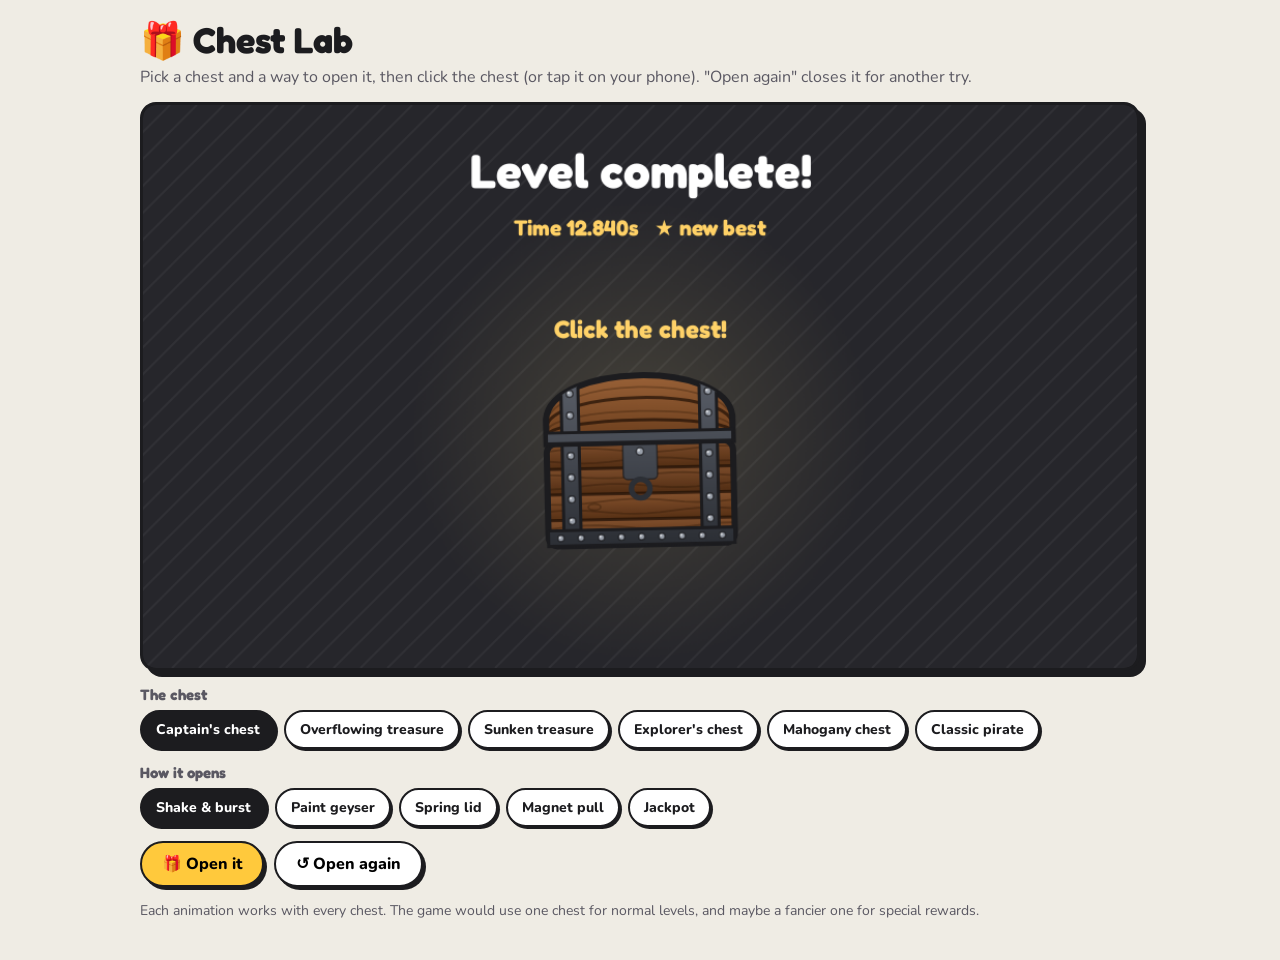
<file: chests.html>
<!doctype html>
<html lang="en">
<head>
<meta charset="utf-8">
<meta name="viewport" content="width=device-width, initial-scale=1">
<title>Chest Lab</title>
<link href="https://fonts.googleapis.com/css2?family=Fredoka:wght@600;700&family=Nunito:wght@600;800&display=swap" rel="stylesheet">
<style>
  /* A preview page: try each chest look with each way to open it. */
  :root { --paper: #efece4; --ink: #1c1c1f; --ink-2: #5a5862; --gold: #e8a400; color-scheme: light; }
  html, body { margin: 0; background: var(--paper); color: var(--ink); font-family: Nunito, ui-rounded, system-ui, sans-serif; }
  .wrap { max-width: 1000px; margin: 0 auto; padding: 18px 16px 40px; display: grid; gap: 14px; }
  h1 { font: 700 clamp(26px, 4vw, 36px) Fredoka, ui-rounded, sans-serif; margin: 0; }
  header p { margin: 4px 0 0; color: var(--ink-2); }
  .stage { border: 3px solid var(--ink); border-radius: 16px; overflow: hidden; box-shadow: 6px 6px 0 var(--ink); background: #111; }
  canvas { display: block; width: 100%; aspect-ratio: 960 / 544; cursor: pointer; touch-action: manipulation; }
  .row { display: grid; gap: 6px; }
  .row h2 { margin: 0; font: 700 15px Fredoka, sans-serif; color: var(--ink-2); }
  .opts { display: flex; flex-wrap: wrap; gap: 8px; }
  .opts button { font: 800 14px Nunito, sans-serif; padding: 8px 14px; border: 2px solid var(--ink); border-radius: 999px; background: #fff; color: var(--ink); cursor: pointer; box-shadow: 2px 2px 0 var(--ink); }
  .opts button[aria-pressed="true"] { background: var(--ink); color: #fff; }
  .opts button:focus-visible { outline: 3px solid #2f7bff; outline-offset: 2px; }
  .go { display: flex; gap: 10px; flex-wrap: wrap; }
  .go button { font: 800 16px Nunito, sans-serif; padding: 10px 20px; border: 2px solid var(--ink); border-radius: 999px; background: #ffc93c; cursor: pointer; box-shadow: 3px 3px 0 var(--ink); }
  .go button.alt { background: #fff; }
  .note { color: var(--ink-2); font-size: 14px; margin: 0; }
</style>
</head>
<body>
<div class="wrap">
  <header>
    <h1>🎁 Chest Lab</h1>
    <p>Pick a chest and a way to open it, then click the chest (or tap it on your phone). "Open again" closes it for another try.</p>
  </header>
  <div class="stage"><canvas id="c" width="960" height="544" aria-label="The level-complete screen with a reward chest"></canvas></div>
  <div class="row"><h2>The chest</h2><div class="opts" id="looks"></div></div>
  <div class="row"><h2>How it opens</h2><div class="opts" id="anims"></div></div>
  <div class="go"><button id="open">🎁 Open it</button><button id="again" class="alt">↺ Open again</button></div>
  <p class="note">Each animation works with every chest. The game would use one chest for normal levels, and maybe a fancier one for special rewards.</p>
</div>
<script src="chest.js?v=3"></script>
<script>
const c = document.getElementById('c'), g = c.getContext('2d');
const W = 960, H = 544;
let look = 'captain', anim = 'burst', ch;
function reset() { ch = Chest.make({ look, anim, total: 150, x: W / 2, y: 345, counter: { x: W / 2 - 108, y: 220 } }); }
function buttons(el, map, get, set) {
  el.innerHTML = Object.entries(map).map(([k, name]) => `<button data-k="${k}" aria-pressed="${k === get()}">${name}</button>`).join('');
  el.addEventListener('click', (e) => {
    const b = e.target.closest('button'); if (!b) return;
    set(b.dataset.k); el.querySelectorAll('button').forEach((x) => x.setAttribute('aria-pressed', String(x === b)));
    reset();
  });
}
buttons(document.getElementById('looks'), Chest.LOOKS, () => look, (k) => { look = k; });
buttons(document.getElementById('anims'), Chest.ANIMS, () => anim, (k) => { anim = k; });
document.getElementById('open').onclick = () => Chest.open(ch);
document.getElementById('again').onclick = () => reset();
c.addEventListener('click', () => (ch.done ? reset() : Chest.open(ch)));
reset();

function text(s, x, y, size, col, weight = 800) {
  g.font = `${weight} ${size}px Fredoka, ui-rounded, system-ui, sans-serif`; g.textAlign = 'center'; g.textBaseline = 'middle'; g.fillStyle = col; g.fillText(s, x, y);
}
let last = performance.now();
function frame(now) {
  const dt = Math.min(0.05, (now - last) / 1000); last = now;
  Chest.step(ch, dt);
  // a level-complete screen like the game's
  g.fillStyle = '#26262b'; g.fillRect(0, 0, W, H);
  g.strokeStyle = 'rgba(255,255,255,0.05)'; g.lineWidth = 2;
  for (let x = -H; x < W; x += 26) { g.beginPath(); g.moveTo(x, H); g.lineTo(x + H, 0); g.stroke(); }
  text('Level complete!', W / 2, 66, 46, '#fff', 700);
  text('Time 12.840s   ★ new best', W / 2, 120, 21, '#ffd166', 700);
  if (ch.opened) {
    g.save(); g.translate(W / 2 + 20, 218); const p = 1 + (ch.pop || 0) * 0.12; g.scale(p, p);
    text(`+${ch.shown}  Paint Drops`, 0, 0, 30, '#7cc4ff', 700); g.restore();
    Chest.drop(g, W / 2 - 108, 220, 9, '#2f9bff');
  } else text(matchMedia('(pointer: coarse)').matches ? 'Tap the chest!' : 'Click the chest!', W / 2, 218, 24, '#ffd166', 700);
  Chest.draw(g, ch);
  if (ch.done) text('First clear +50  ·  New cans × 3 +75  ·  First level today +25', W / 2, 470, 15, 'rgba(255,255,255,0.7)', 600);
  requestAnimationFrame(frame);
}
document.fonts.load('700 10px Fredoka').finally(() => requestAnimationFrame(frame));
</script>
</body>
</html>
</file>
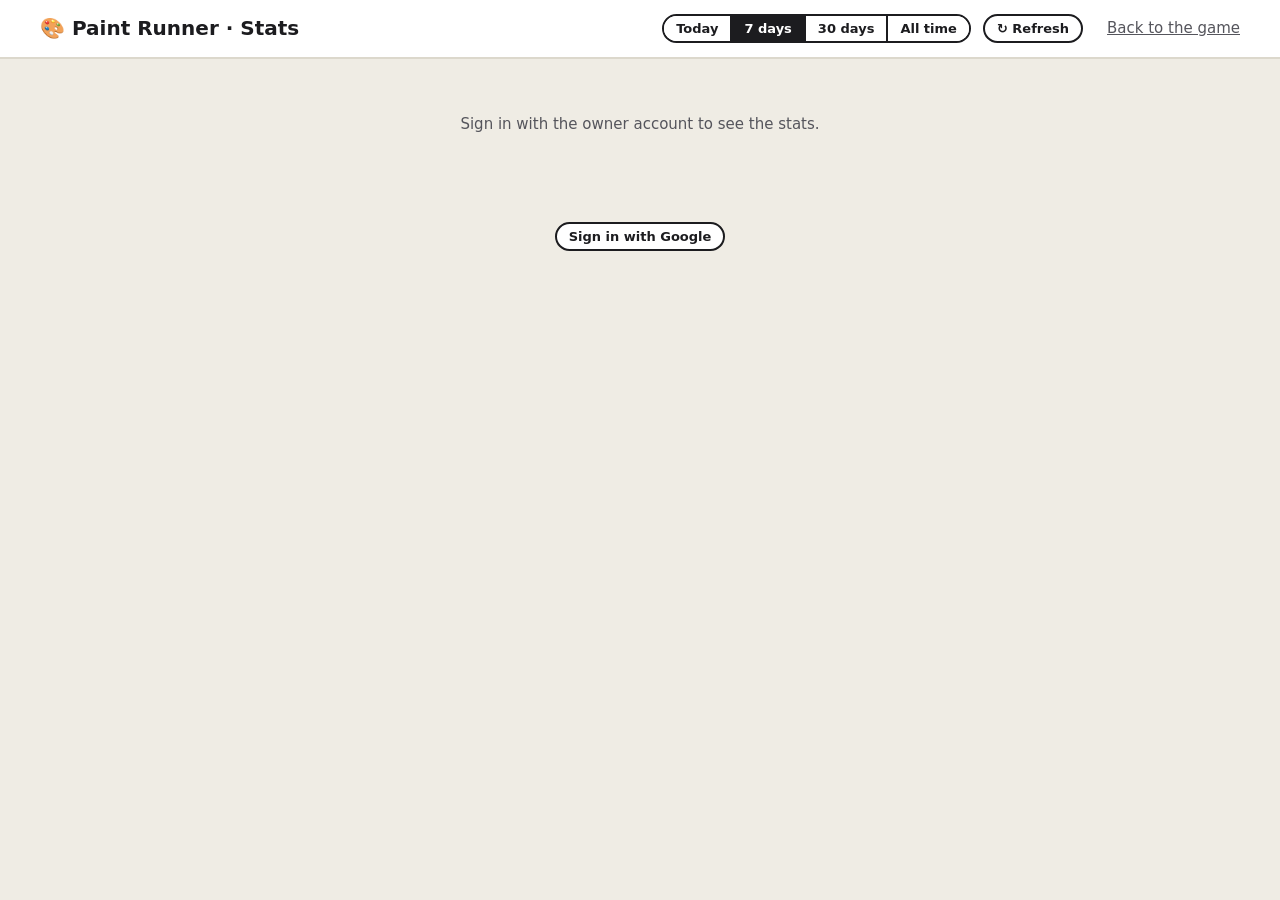
<file: stats.html>
<!doctype html>
<html lang="en">
<head>
  <meta charset="utf-8">
  <meta name="viewport" content="width=device-width, initial-scale=1">
  <title>Paint Runner Stats</title>
  <link rel="icon" href="data:image/svg+xml,<svg xmlns=%22http://www.w3.org/2000/svg%22 viewBox=%220 0 100 100%22><text y=%22.9em%22 font-size=%2290%22>📊</text></svg>">
  <style>
    :root {
      --bg: #efece4; --surface: #ffffff; --surface-2: #f7f5ef; --ink: #1c1c1f; --ink-2: #55555c; --ink-3: #8a8a92;
      --line: #dcd8cc; --grid: #ece9e1; --bar: #2f7bff; --bar-2: #1fc160; --bar-hover: #1a4fb8; --accent: #e8a400;
      --good: #138a4b; --bad: #c42b3a; --chip: #f2efe6;
      --font: ui-rounded, "SF Pro Rounded", "Segoe UI", system-ui, sans-serif;
    }
    @media (prefers-color-scheme: dark) {
      :root {
        --bg: #141418; --surface: #1e1e24; --surface-2: #24242b; --ink: #f1efe9; --ink-2: #b4b2ad; --ink-3: #85838d;
        --line: #34343c; --grid: #2a2a31; --bar: #5b97ff; --bar-2: #3ed883; --bar-hover: #8db6ff; --accent: #ffc93c;
        --good: #5fd394; --bad: #ff7a85; --chip: #2a2a31;
      }
    }
    * { box-sizing: border-box; }
    body { margin: 0; background: var(--bg); color: var(--ink); font: 15px/1.45 var(--font); }
    header {
      display: flex; align-items: center; gap: 12px; flex-wrap: wrap;
      padding: 14px clamp(16px, 4vw, 40px); border-bottom: 2px solid var(--line); background: var(--surface);
      position: sticky; top: 0; z-index: 3;
    }
    header h1 { margin: 0; font-size: 20px; margin-right: auto; }
    header a { color: var(--ink-2); }
    main { padding: 20px clamp(16px, 4vw, 40px) 60px; max-width: 1240px; margin: 0 auto; display: grid; gap: 16px; }
    .btn {
      font: 700 13px var(--font); border: 2px solid var(--ink); border-radius: 999px; background: var(--surface);
      color: var(--ink); padding: 5px 12px; cursor: pointer; display: inline-flex; align-items: center; gap: 6px;
    }
    .btn:disabled { opacity: 0.4; cursor: default; }
    .btn:focus-visible, summary:focus-visible, th button:focus-visible, .range button:focus-visible, input:focus-visible { outline: 3px solid var(--bar); outline-offset: 2px; }
    .range { display: inline-flex; border: 2px solid var(--ink); border-radius: 999px; overflow: hidden; }
    .range button { font: 700 13px var(--font); border: 0; background: var(--surface); color: var(--ink); padding: 5px 12px; cursor: pointer; }
    .range button + button { border-left: 2px solid var(--ink); }
    .range button[aria-pressed="true"] { background: var(--ink); color: var(--surface); }
    .chip { display: inline-flex; align-items: center; gap: 8px; font-weight: 600; }
    .avatar { width: 24px; height: 24px; border-radius: 50%; object-fit: cover; background: var(--line); vertical-align: middle; flex: none; display: inline-block; }

    /* collapsible panes */
    details.pane { background: var(--surface); border: 2px solid var(--line); border-radius: 14px; }
    details.pane > summary {
      list-style: none; cursor: pointer; padding: 14px 16px; display: flex; align-items: baseline; gap: 10px; flex-wrap: wrap;
    }
    details.pane > summary::-webkit-details-marker { display: none; }
    details.pane > summary::before {
      content: '▸'; display: inline-block; transition: transform 0.15s; color: var(--ink-3); width: 12px;
    }
    details.pane[open] > summary::before { transform: rotate(90deg); }
    details.pane > summary h2 { margin: 0; font-size: 17px; }
    details.pane > summary .sub { color: var(--ink-2); font-size: 13px; }
    .pane-body { padding: 0 16px 16px; display: grid; gap: 14px; min-width: 0; }

    .kpis { display: grid; grid-template-columns: repeat(auto-fill, minmax(150px, 1fr)); gap: 10px; }
    .kpi { background: var(--surface-2); border: 1px solid var(--line); border-radius: 12px; padding: 10px 12px; }
    .kpi .v { font-size: 24px; font-weight: 800; font-variant-numeric: tabular-nums; line-height: 1.2; }
    .kpi .l { color: var(--ink-2); font-size: 12.5px; }
    .kpi .d { color: var(--ink-3); font-size: 12px; }

    .charts { display: grid; grid-template-columns: repeat(auto-fit, minmax(320px, 1fr)); gap: 14px; }
    .chart h3 { margin: 0 0 6px; font-size: 14px; }
    .chart svg { width: 100%; height: auto; display: block; overflow: visible; }
    .chart .axis { fill: var(--ink-3); font-size: 17px; font-family: var(--font); }
    .chart .gridline { stroke: var(--grid); stroke-width: 1; }
    .chart .bar { fill: var(--bar); }
    .chart.green .bar { fill: var(--bar-2); }
    .chart g:hover .bar { fill: var(--bar-hover); }
    .chart .hit { fill: transparent; }

    .toolbar { display: flex; gap: 10px; align-items: center; flex-wrap: wrap; }
    .tag { font-size: 11px; font-weight: 700; color: var(--ink-2); border: 1px solid var(--line); border-radius: 999px; padding: 1px 7px; margin-left: 4px; }
    .toolbar input {
      font: 14px var(--font); padding: 6px 10px; border: 2px solid var(--line); border-radius: 10px;
      background: var(--surface); color: var(--ink); min-width: 0; width: min(280px, 100%);
    }
    .table-wrap { overflow-x: auto; }
    table { width: 100%; border-collapse: collapse; font-variant-numeric: tabular-nums; }
    th, td { text-align: left; padding: 7px 9px; border-bottom: 1px solid var(--grid); white-space: nowrap; }
    th { font-size: 11.5px; color: var(--ink-2); font-weight: 700; text-transform: uppercase; letter-spacing: 0.04em; }
    th button { all: unset; cursor: pointer; display: inline-flex; gap: 4px; align-items: center; }
    th button .arrow { color: var(--ink-3); font-size: 10px; }
    td.num, th.num { text-align: right; }
    th.num button { justify-content: flex-end; }
    tr.clickable { cursor: pointer; }
    .caret { display: inline-block; width: 12px; color: var(--muted, #8a8a95); }
    tr.clickable:hover td { background: var(--surface-2); }
    tr.detail td { background: var(--surface-2); white-space: normal; }
    .detail-grid { display: grid; grid-template-columns: repeat(auto-fit, minmax(260px, 1fr)); gap: 14px; padding: 6px 2px; }
    .detail-grid h4 { margin: 0 0 6px; font-size: 13px; }
    .mini td, .mini th { padding: 4px 6px; font-size: 13px; }
    .muted { color: var(--ink-3); }
    .stars { color: var(--accent); }
    .empty, .msg { color: var(--ink-2); padding: 20px 0; text-align: center; }
    .note { color: var(--ink-2); font-size: 13px; margin: 0; }

    .funnel { display: grid; grid-template-columns: minmax(120px, 210px) 1fr; gap: 5px 12px; align-items: center; }
    .funnel .name { font-size: 13px; color: var(--ink-2); overflow: hidden; text-overflow: ellipsis; white-space: nowrap; }
    .funnel .track { position: relative; height: 16px; background: linear-gradient(to right, var(--grid) 1px, transparent 1px) 0 0 / 25% 100%; }
    .funnel .bar { height: 100%; background: var(--bar); border-radius: 0 4px 4px 0; min-width: 2px; }
    .funnel .row { display: contents; }
    .funnel .row:hover .bar { background: var(--bar-hover); }
    .funnel .val { position: absolute; top: 50%; transform: translateY(-50%); font-size: 11.5px; font-weight: 700; color: var(--ink); padding-left: 6px; }
    .pager { display: flex; align-items: center; justify-content: center; gap: 14px; color: var(--ink-2); font-size: 13px; flex-wrap: wrap; }
    #tip {
      position: fixed; pointer-events: none; z-index: 5; background: var(--ink); color: var(--bg);
      font-size: 12.5px; padding: 6px 10px; border-radius: 8px; opacity: 0; transition: opacity 0.08s; white-space: nowrap;
    }
    @media (prefers-reduced-motion: reduce) { details.pane > summary::before { transition: none; } }
  </style>
</head>
<body>
  <header>
    <h1>🎨 Paint Runner · Stats</h1>
    <div class="range" role="group" aria-label="Time range" id="range"></div>
    <button class="btn" id="refresh" title="Load the latest data">↻ Refresh</button>
    <span id="who"></span>
    <a href="./">Back to the game</a>
  </header>
  <main id="app"><p class="msg">Loading…</p></main>
  <div id="tip" role="tooltip"></div>
  <script src="vendor/firebase-app-compat.js"></script>
  <script src="vendor/firebase-auth-compat.js"></script>
  <script src="vendor/firebase-firestore-compat.js"></script>
  <script src="config.js?v=87"></script>
  <script src="cloud.js?v=87"></script>
  <script src="levels.js?v=87"></script>
  <script src="stats.js?v=87"></script>
</body>
</html>
</file>
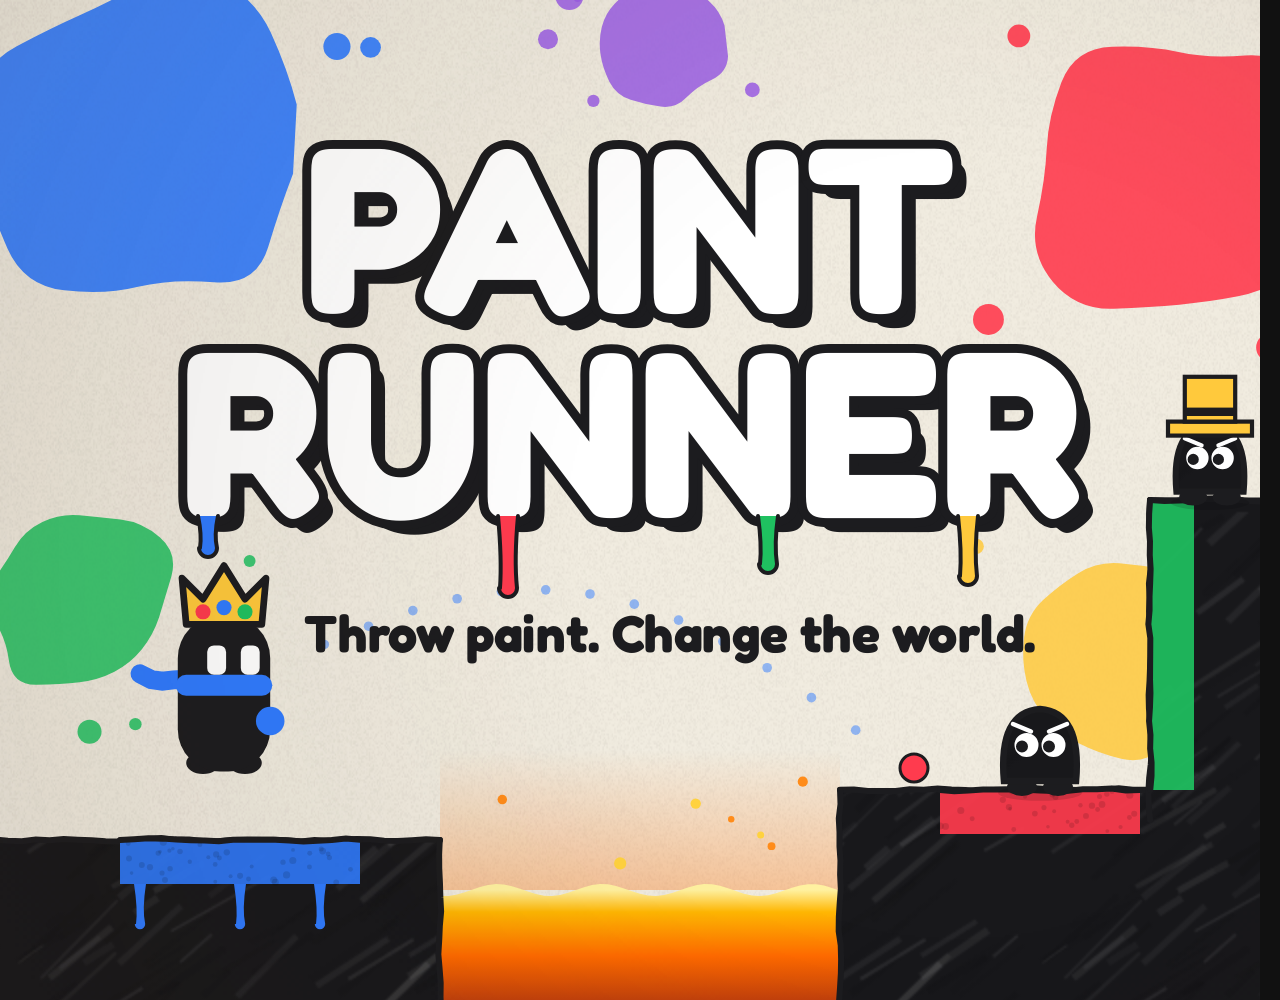
<file: itch/cover.html>
<!doctype html>
<!-- itch.io cover art (630x500, drawn at 2x). Open via a local server and screenshot at 1260x1000. -->
<link href="https://fonts.googleapis.com/css2?family=Fredoka:wght@700&display=swap" rel="stylesheet">
<body style="margin:0;background:#111"><canvas id="c" width="1260" height="1000" style="display:block"></canvas>
<script src="../levels.js"></script><script src="../world.js"></script><script src="../art.js"></script>
<script src="../characters.js"></script><script src="../shop.js"></script>
<script>
const ctx = c.getContext('2d'); ctx.scale(2, 2);
const CW = 630, CH = 500, INK = '#1c1c1f';
const B = '#2f7bff', R = '#ff3b4e', G = '#1fc160', Y = '#ffc93c', P = '#9b5de5';
const hash = (a, b) => { let h = (a * 374761393 + b * 668265263) | 0; h = (h ^ (h >>> 13)) * 1274126177; return ((h ^ (h >>> 16)) >>> 0) / 4294967295; };
function splotch(x, y, r, col, seed, alpha = 1) {
  const pts = []; for (let a = 0; a < 14; a++) { const ang = a / 14 * Math.PI * 2, rr = r * (0.72 + 0.28 * hash(a, seed)); pts.push([x + Math.cos(ang) * rr, y + Math.sin(ang) * rr]); }
  ctx.globalAlpha = alpha; ctx.fillStyle = col; ctx.beginPath();
  pts.forEach(([px, py], i) => { const [nx, ny] = pts[(i + 1) % pts.length]; const mx = (px + nx) / 2, my = (py + ny) / 2; i ? ctx.quadraticCurveTo(px, py, mx, my) : ctx.moveTo(mx, my); });
  ctx.closePath(); ctx.fill();
  for (let k = 0; k < 6; k++) { const a = hash(k, seed) * 6.28, d = r * (1.1 + hash(seed, k) * 0.5); ctx.beginPath(); ctx.arc(x + Math.cos(a) * d, y + Math.sin(a) * d, 2 + hash(k * 3, seed) * 6, 0, 7); ctx.fill(); }
  ctx.globalAlpha = 1;
}
document.fonts.load('900 10px Fredoka').finally(draw);
function draw() {
  ctx.drawImage(ART.plainPaper(), 0, 0, CW, CH);
  // big watercolor splotches
  splotch(70, 70, 95, B, 3, 0.9); splotch(590, 90, 85, R, 7, 0.9); splotch(560, 330, 60, Y, 11, 0.85); splotch(40, 300, 55, G, 5, 0.85); splotch(330, 20, 40, P, 9, 0.85);
  // ground: an ink island, lava, another island
  const ink = ART.inkPattern(ctx);
  const block = (x, y, w, h) => { ctx.fillStyle = ink; ctx.fillRect(x, y, w, h); ctx.strokeStyle = INK; ctx.lineCap = 'round';
    ART.inkLine(ctx, x, y, x + w, y, x | 0, 0.9, 3, 0); ART.inkLine(ctx, x, y, x, y + h, (x | 0) + 1, 0.9, 3, 0); ART.inkLine(ctx, x + w, y, x + w, y + h, (x | 0) + 2, 0.9, 3, 0); };
  // lava pool
  const ly = 445, lg = ctx.createLinearGradient(0, ly, 0, CH); lg.addColorStop(0, '#fff1a0'); lg.addColorStop(0.2, '#ffb703'); lg.addColorStop(0.6, '#ff6a00'); lg.addColorStop(1, '#c2410c');
  const glow = ctx.createLinearGradient(0, ly - 70, 0, ly); glow.addColorStop(0, 'rgba(255,120,20,0)'); glow.addColorStop(1, 'rgba(255,120,20,0.35)');
  ctx.fillStyle = glow; ctx.fillRect(220, ly - 70, 200, 70);
  ctx.fillStyle = lg; ctx.beginPath(); ctx.moveTo(220, CH); for (let x = 220; x <= 420; x += 4) ctx.lineTo(x, ly + Math.sin(x * 0.12) * 3); ctx.lineTo(420, CH); ctx.fill();
  for (let k = 0; k < 7; k++) { ctx.fillStyle = k % 2 ? '#ffd23f' : '#ff8c1a'; ctx.beginPath(); ctx.arc(235 + hash(k, 1) * 170, ly - 10 - hash(1, k) * 50, 1.6 + hash(k, k) * 1.5, 0, 7); ctx.fill(); }
  block(-10, 420, 230, 100); block(420, 395, 230, 120);
  // painted tops
  const paintTop = (x, y, w, col) => { ctx.fillStyle = col; ctx.globalAlpha = 0.92; ctx.fillRect(x, y, w, 22); ctx.globalAlpha = 1;
    ctx.fillStyle = 'rgba(0,0,0,0.12)'; for (let k = 0; k < w / 3; k++) { ctx.beginPath(); ctx.arc(x + hash(k, w) * w, y + hash(w, k) * 22, 0.8 + hash(k, 2), 0, 7); ctx.fill(); }
    ctx.strokeStyle = INK; ART.inkLine(ctx, x, y, x + w, y, w | 0, 0.9, 3, 0); };
  paintTop(60, 420, 120, B); paintTop(470, 395, 100, R);
  // tall painted pillar on the right, green
  block(575, 250, 60, 160); ctx.fillStyle = G; ctx.globalAlpha = 0.92; ctx.fillRect(575, 250, 22, 145); ctx.globalAlpha = 1;
  ctx.strokeStyle = INK; ART.inkLine(ctx, 575, 250, 575, 395, 9, 0.9, 3, 0); ART.inkLine(ctx, 575, 250, 640, 250, 10, 0.9, 3, 0);
  // drips under the blue
  ctx.fillStyle = B; for (const dx of [70, 120, 160]) { ctx.beginPath(); ctx.moveTo(dx - 3, 442); ctx.quadraticCurveTo(dx - 1, 455, dx - 2, 462); ctx.arc(dx, 462, 2.6, Math.PI, 0, true); ctx.quadraticCurveTo(dx + 1, 455, dx + 3, 442); ctx.fill(); }
  // monsters
  const inky = (x, y, s, hat) => {
    ctx.save(); ctx.translate(x, y); ctx.scale(s, s);
    ART.shadow(ctx, 0, 0, 14);
    ctx.fillStyle = INK; ctx.beginPath(); ctx.ellipse(-6, -1, 5, 3, 0, 0, 7); ctx.ellipse(6, -1, 5, 3, 0, 0, 7); ctx.fill();
    ctx.beginPath(); ctx.moveTo(-12, -3); ctx.quadraticCurveTo(-14, -26, 0, -27); ctx.quadraticCurveTo(14, -26, 12, -3); ctx.closePath(); ctx.fillStyle = ink; ctx.fill(); ctx.strokeStyle = INK; ctx.lineWidth = 2.2; ctx.stroke();
    ctx.fillStyle = '#fff'; ctx.beginPath(); ctx.arc(-4.5, -15, 4, 0, 7); ctx.arc(4.5, -15, 4, 0, 7); ctx.fill();
    ctx.fillStyle = INK; ctx.beginPath(); ctx.arc(-6, -14.5, 2, 0, 7); ctx.arc(3, -14.5, 2, 0, 7); ctx.fill();
    ctx.strokeStyle = '#fff'; ctx.lineWidth = 1.5; ctx.beginPath(); ctx.moveTo(-9, -22); ctx.lineTo(-3, -19.5); ctx.moveTo(9, -22); ctx.lineTo(3, -19.5); ctx.stroke();
    if (hat) { ctx.fillStyle = hat; ctx.strokeStyle = INK; ctx.lineWidth = 1.5; ctx.fillRect(-15, -28, 30, 5); ctx.strokeRect(-15, -28, 30, 5); ctx.fillRect(-9, -44, 18, 16); ctx.strokeRect(-9, -44, 18, 16); ctx.fillStyle = INK; ctx.fillRect(-9, -33, 18, 3); }
    ctx.restore();
  };
  inky(520, 395, 1.5, null); inky(605, 250, 1.4, Y);
  // paint arc from the hero
  const hx = 112, hy = 372;
  ctx.fillStyle = 'rgba(47,123,255,0.5)';
  for (let k = 1; k < 14; k++) { const t = k / 14, x = hx + 28 + t * 310, y = hy - 40 - Math.sin(t * Math.PI) * 60 + t * 50; ctx.beginPath(); ctx.arc(x, y, 2.4, 0, 7); ctx.fill(); }
  ctx.fillStyle = R; ctx.strokeStyle = INK; ctx.lineWidth = 1.5; ctx.beginPath(); ctx.arc(hx + 345, hy + 12, 7, 0, 7); ctx.fill(); ctx.stroke();
  // hero mid-jump
  ctx.save(); ctx.translate(hx, hy + 20);
  SHOP.drawHero(ctx, CHARACTERS[0], { s: 2.1, col: B, t: 0.4, run: 1.2, moving: 1, air: true, face: 1, squash: 1 }, { hat: 'crown' });
  ctx.restore();
  // title
  ctx.textAlign = 'center'; ctx.textBaseline = 'middle';
  for (const [word, y, size] of [['PAINT', 120, 118], ['RUNNER', 222, 118]]) {
    ctx.font = `700 ${size}px Fredoka, ui-rounded, sans-serif`;
    ctx.fillStyle = INK; for (let o = 1; o <= 7; o++) ctx.fillText(word, CW / 2 + o, y + o);
    ctx.lineWidth = 9; ctx.strokeStyle = INK; ctx.lineJoin = 'round'; ctx.strokeText(word, CW / 2, y);
    ctx.fillStyle = '#fff'; ctx.fillText(word, CW / 2, y);
  }
  // paint dripping off the title letters
  const drip = (x, y, len, col) => { ctx.fillStyle = col; ctx.strokeStyle = INK; ctx.lineWidth = 2; ctx.beginPath(); ctx.moveTo(x - 5, y); ctx.quadraticCurveTo(x - 3, y + len * 0.6, x - 4, y + len); ctx.arc(x, y + len, 4.5, Math.PI, 0, true); ctx.quadraticCurveTo(x + 3, y + len * 0.6, x + 5, y); ctx.fill(); ctx.stroke(); };
  // centered on letter strokes measured at the baseline: R's left leg, first N's left leg, second N's right leg, last R's left leg
  drip(104, 258, 16, B); drip(254, 258, 36, R); drip(384, 258, 24, G); drip(484, 258, 30, Y);
  ctx.font = '700 26px Fredoka, ui-rounded, sans-serif'; ctx.fillStyle = INK; ctx.fillText('Throw paint. Change the world.', CW / 2 + 20, 318);
  ART.vignette(ctx);
}
</script>
</file>
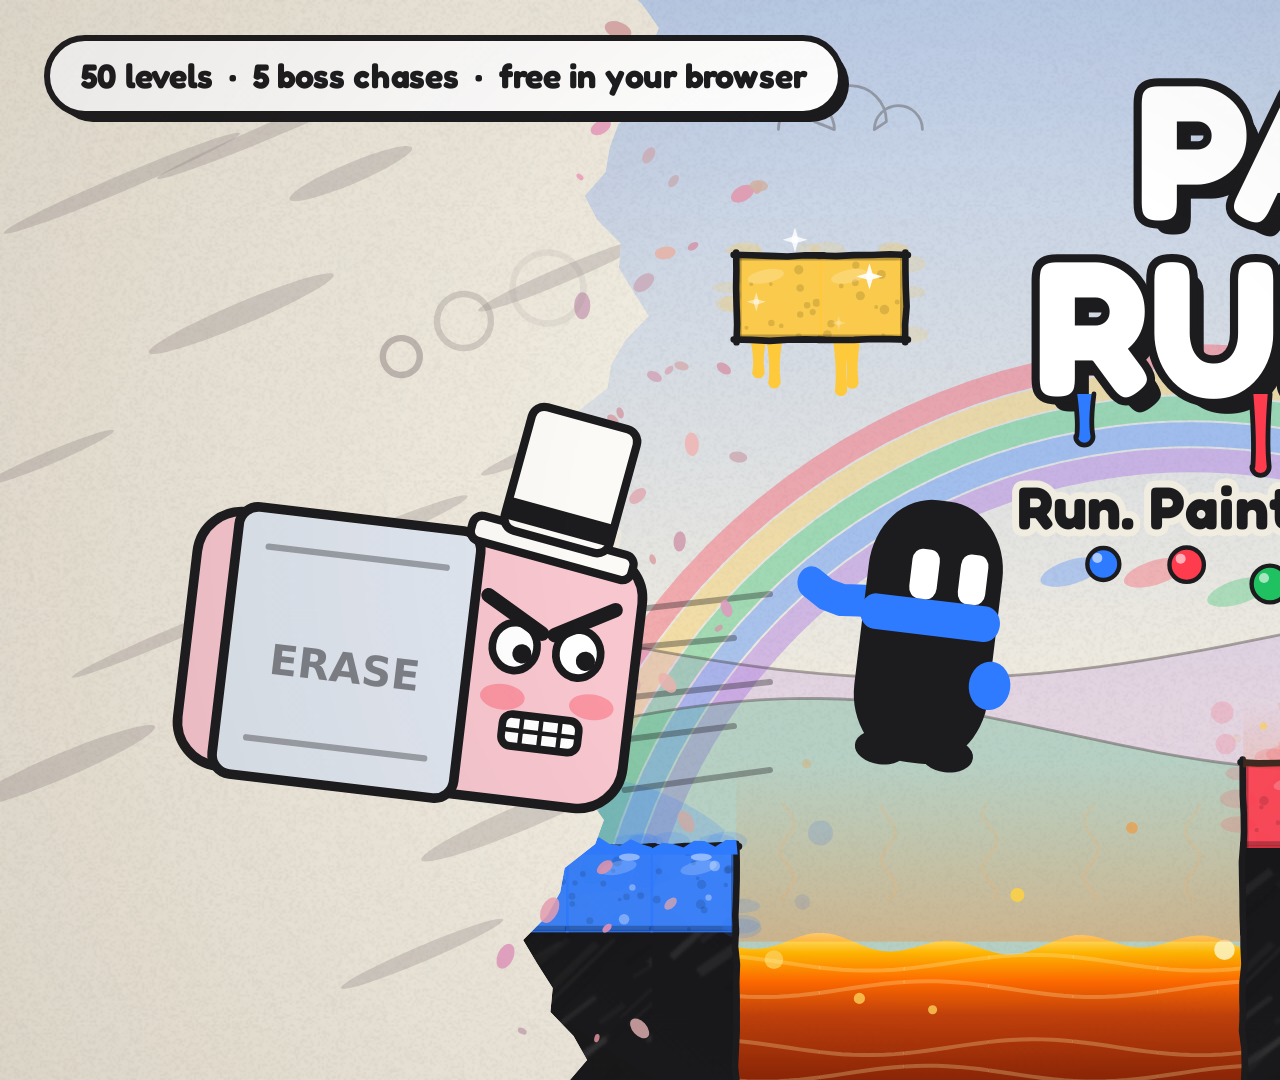
<file: itch/keyart.html>
<!doctype html>
<!-- Key art for posts (Reddit, devlogs). Drawn with the game's own art code.
     Open via a local server: keyart.html (1920x1080) or keyart.html?portrait (1080x1350), and screenshot. -->
<meta charset="utf-8">
<link href="https://fonts.googleapis.com/css2?family=Fredoka:wght@600;700&display=swap" rel="stylesheet">
<body style="margin:0;background:#111"><canvas id="c" style="display:block"></canvas>
<script src="../config.js"></script>
<script src="../levels.js"></script><script src="../world.js"></script><script src="../art.js"></script>
<script src="../characters.js"></script><script src="../shop.js"></script><script src="../story.js"></script>
<script>
const PORTRAIT = /portrait/.test(location.search);
const OUT_W = PORTRAIT ? 1080 : 1920, OUT_H = PORTRAIT ? 1350 : 1080;
const CW = PORTRAIT ? 540 : 960, CH = PORTRAIT ? 675 : 540;            // drawing space (drawn at 2x)
c.width = OUT_W; c.height = OUT_H;
const ctx = c.getContext('2d'); ctx.scale(OUT_W / CW, OUT_H / CH);
const INK = '#1c1c1f', PAPER = '#f1ece0';
const COL = { 1: '#2f7bff', 2: '#ff3b4e', 3: '#1fc160', 4: '#ffc93c', 5: '#9b5de5' };
const [B, R, G, Y, P] = [COL[1], COL[2], COL[3], COL[4], COL[5]];
const hash = (a, b) => { let h = (a * 374761393 + b * 668265263) | 0; h = (h ^ (h >>> 13)) * 1274126177; return ((h ^ (h >>> 16)) >>> 0) / 4294967295; };
const rgba = (hex, a) => { const n = parseInt(hex.slice(1), 16); return `rgba(${(n >> 16) & 255},${(n >> 8) & 255},${n & 255},${a})`; };

// a watercolor splotch with flecks around it
function splotch(x, y, r, col, seed, alpha = 1, sy = 1) {
  const pts = []; for (let a = 0; a < 16; a++) { const ang = a / 16 * Math.PI * 2, rr = r * (0.7 + 0.3 * hash(a, seed)); pts.push([x + Math.cos(ang) * rr, y + Math.sin(ang) * rr * sy]); }
  ctx.globalAlpha = alpha; ctx.fillStyle = col; ctx.beginPath();
  pts.forEach(([px, py], i) => { const [nx, ny] = pts[(i + 1) % pts.length]; const mx = (px + nx) / 2, my = (py + ny) / 2; i ? ctx.quadraticCurveTo(px, py, mx, my) : ctx.moveTo(mx, my); });
  ctx.closePath(); ctx.fill();
  for (let k = 0; k < 7; k++) { const a = hash(k, seed) * 6.28, d = r * (1.1 + hash(seed, k) * 0.6); ctx.beginPath(); ctx.arc(x + Math.cos(a) * d, y + Math.sin(a) * d * sy, 1.5 + hash(k * 3, seed) * 4, 0, 7); ctx.fill(); }
  ctx.globalAlpha = 1;
}
function pencil(pts, a = 0.45, w = 1.4) {
  ctx.strokeStyle = `rgba(60,55,50,${a})`; ctx.lineWidth = w; ctx.lineCap = 'round'; ctx.lineJoin = 'round';
  ctx.beginPath(); pts.forEach(([x, y], i) => (i ? ctx.lineTo(x, y) : ctx.moveTo(x, y))); ctx.stroke();
}

// ---------- a little level, drawn by the game's own tile art ----------
// (tiles, paint and lava in a grid; the game's renderer adds the ink, jelly, vines, glow and sparkles)
function scene(spec) {
  const { cols, rows } = spec;
  const tiles = Array.from({ length: rows }, () => Array(cols).fill('.'));
  const paint = Array.from({ length: rows }, () => Array(cols).fill(0));
  const fill = (c0, c1, r0, r1, ch) => { for (let r = r0; r <= r1; r++) for (let cc = c0; cc <= c1; cc++) tiles[r][cc] = ch; };
  spec.build(fill, (c, r, col) => { paint[r][c] = col; });
  const lava = [];
  for (let r = 0; r < rows; r++) for (let cc = 0; cc < cols; cc++) if (tiles[r][cc] === 'L') lava.push({ c: cc, r, surface: r === 0 || tiles[r - 1][cc] !== 'L' });
  const level = { tiles, paint, rows, cols, w: cols * 32, h: rows * 32, spikes: [], lava };
  return { level, solid: (cc, r) => r < 0 || r >= rows || cc < 0 || cc >= cols ? false : tiles[r][cc] === '#' };
}

function draw() {
  ART.opts.livingPaint = true;
  const S = PORTRAIT ? 1.0 : 1.32;                      // world scale (tiles are 32 * S px)
  const L = PORTRAIT
    ? { cols: 17, rows: 21, ground: 15, pad: [3, 7], lava: [8, 11], plat: [12, 16], platRow: 14, pillar: [14, 15, 8, 13], yellow: null,
        hero: [262, 395, 3.2], erase: 150, eraser: [118, 470, 1.25], title: [270, 92, 74], tag: [270, 196], badge: [270, 640] }
    : { cols: 23, rows: 13, ground: 10, pad: [4, 8], lava: [9, 14], plat: [15, 22], platRow: 9, pillar: [20, 22, 7, 8], yellow: [9, 10, 3],
        hero: [455, 392, 3.3], erase: 318, eraser: [205, 330, 1.6], title: [700, 80, 96], tag: [700, 196], badge: [222, 38] };

  // paper and a full-color watercolor world behind
  ctx.drawImage(ART.plainPaper(), 0, 0, CW, CH);
  const sky = ctx.createLinearGradient(0, 0, 0, CH * 0.65); sky.addColorStop(0, rgba(B, 0.28)); sky.addColorStop(1, rgba(B, 0));
  ctx.fillStyle = sky; ctx.fillRect(0, 0, CW, CH);
  splotch(CW * 0.9, CH * 0.12, 60, Y, 4, 0.55);
  [R, Y, G, B, P].forEach((col, i) => { ctx.strokeStyle = rgba(col, 0.35); ctx.lineWidth = 12; ctx.beginPath(); ctx.arc(CW * 0.62, CH * 0.95, CH * 0.62 - i * 13, Math.PI * 1.08, Math.PI * 1.92); ctx.stroke(); });
  const hill = (base, amp, f, ph, col, a) => { ctx.fillStyle = rgba(col, a); ctx.beginPath(); ctx.moveTo(0, CH); for (let x = 0; x <= CW; x += 10) ctx.lineTo(x, base - Math.sin(x * f + ph) * amp); ctx.lineTo(CW, CH); ctx.fill();
    pencil(Array.from({ length: CW / 10 + 1 }, (_, i) => [i * 10, base - Math.sin(i * 10 * f + ph) * amp]), 0.4, 1.4); };
  hill(CH * 0.58, 26, 0.008, 1, P, 0.16); hill(CH * 0.68, 18, 0.012, 3, G, 0.22);
  // clouds and birds in pencil
  for (const [x, y, s] of [[CW * 0.42, CH * 0.12, 1], [CW * 0.7, CH * 0.27, 0.8]]) { ctx.strokeStyle = 'rgba(60,55,50,0.35)'; ctx.lineWidth = 1.4; ctx.beginPath(); ctx.arc(x, y, 14 * s, Math.PI, 0); ctx.arc(x + 22 * s, y - 4 * s, 18 * s, Math.PI, 0); ctx.arc(x + 46 * s, y, 12 * s, Math.PI, 0); ctx.stroke(); }

  // the level
  const sc = scene({ cols: L.cols, rows: L.rows, build: (fill, paintAt) => {
    fill(0, L.lava[0] - 1, L.ground, L.rows - 1, '#');
    fill(L.lava[0], L.lava[1], L.ground + 1, L.rows - 1, 'L');
    fill(L.plat[0], L.plat[1], L.platRow, L.rows - 1, '#');
    fill(L.pillar[0], L.pillar[1], L.pillar[2], L.pillar[3], '#');
    if (L.yellow) fill(L.yellow[0], L.yellow[1], L.yellow[2], L.yellow[2], '#');
    for (let cc = L.pad[0]; cc <= L.pad[1]; cc++) paintAt(cc, L.ground, 1);
    for (let cc = L.plat[0]; cc <= L.pillar[0] - 1; cc++) paintAt(cc, L.platRow, 2);
    for (let r = L.pillar[2]; r <= L.pillar[3]; r++) paintAt(L.pillar[0], r, 3);
    for (let cc = L.pillar[0]; cc <= L.pillar[1]; cc++) paintAt(cc, L.pillar[2], 3);
    if (L.yellow) { paintAt(L.yellow[0], L.yellow[2], 4); paintAt(L.yellow[1], L.yellow[2], 4); }
  } });
  const ox = PORTRAIT ? -2 : -12, oy = CH - sc.level.h * S + (PORTRAIT ? 6 : 10);
  ctx.save(); ctx.translate(ox, oy); ctx.scale(S, S);
  // watercolor soaking around the paint
  splotch((L.pad[0] + L.pad[1] + 1) * 16, L.ground * 32 - 2, 95, B, 21, 0.18, 0.28);
  splotch((L.plat[0] + L.pillar[0]) * 16, L.platRow * 32 - 2, 80, R, 22, 0.16, 0.3);
  splotch(L.pillar[0] * 32 - 4, (L.pillar[2] + L.pillar[3]) * 16, 70, G, 23, 0.16, 1.6);
  ART.poke((L.pad[0] + 2) * 32, L.ground * 32, 0.35);   // the jelly, just landed on
  const t = 2.35;
  ART.drawLava(ctx, sc, t);
  ART.drawTiles(ctx, sc, t, COL);
  ctx.restore();

  // the hero, mid-leap over the lava, throwing paint ahead
  const [hx, hy, hs] = L.hero;
  ctx.strokeStyle = 'rgba(28,28,31,0.35)'; ctx.lineWidth = 3; ctx.lineCap = 'round';   // speed lines
  for (let i = 0; i < 5; i++) { const y = hy - 95 + i * 22, x0 = hx - 70 - (i % 2) * 18; ctx.beginPath(); ctx.moveTo(x0, y); ctx.lineTo(x0 - 60 - hash(i, 2) * 50, y + 10); ctx.stroke(); }
  // the paint he's thrown: an arc of every color toward the red ledge
  [B, R, G, Y, P].forEach((col, i) => {
    const k = (i + 1) / 6, x = hx + 55 + k * (PORTRAIT ? 170 : 250), y = hy - 105 - Math.sin(k * Math.PI) * 40 + k * 90;
    ctx.fillStyle = rgba(col, 0.3); ctx.beginPath(); ctx.ellipse(x - 16, y + 4, 16, 6, -0.3, 0, 7); ctx.fill();
    ctx.fillStyle = col; ctx.strokeStyle = INK; ctx.lineWidth = 2.2; ctx.beginPath(); ctx.arc(x, y, 8 + i * 0.6, 0, 7); ctx.fill(); ctx.stroke();
    ctx.fillStyle = 'rgba(255,255,255,0.6)'; ctx.beginPath(); ctx.arc(x - 3, y - 3, 2.5, 0, 7); ctx.fill();
  });
  ctx.save(); ctx.translate(hx, hy); ctx.rotate(0.12);
  SHOP.drawHero(ctx, CHARACTERS[0], { s: hs, col: B, t: 0.42, run: 0.3, moving: 1, air: true, face: 1, squash: 1.08 }, {});
  ctx.restore();

  // ---------- the Eraser, rubbing the world out behind ----------
  const ex = L.erase;
  ctx.save();
  ctx.beginPath(); ctx.moveTo(-10, -10);
  for (let y = -10; y <= CH + 10; y += 12) ctx.lineTo(ex + Math.sin(y * 0.05) * 14 + Math.sin(y * 0.17) * 5 - y * 0.08, y);
  ctx.lineTo(-10, CH + 10); ctx.closePath();
  ctx.fillStyle = PAPER; ctx.fill(); ctx.clip();
  ctx.drawImage(ART.plainPaper(), 0, 0, CW, CH);
  ctx.fillStyle = 'rgba(150,140,140,0.32)';                      // gray smears where the color was
  for (let i = 0; i < 14; i++) { ctx.save(); ctx.translate(hash(i, 1) * ex, hash(i, 2) * CH); ctx.rotate(-0.4); ctx.beginPath(); ctx.ellipse(0, 0, 30 + hash(i, 3) * 40, 3 + hash(i, 4) * 4, 0, 0, 7); ctx.fill(); ctx.restore(); }
  ctx.restore();
  // crumbs flying off the edge
  for (let i = 0; i < 46; i++) {
    const y = hash(i, 9) * CH, x = ex - 40 + hash(i, 8) * 110 - y * 0.08, s = 2 + hash(i, 7) * 5;
    ctx.fillStyle = `rgba(${200 + hash(i, 5) * 40},${150 + hash(i, 6) * 30},${160 + hash(i, 4) * 30},0.85)`;
    ctx.save(); ctx.translate(x, y); ctx.rotate(hash(i, 3) * 3); ctx.beginPath(); ctx.ellipse(0, 0, s, s * 0.6, 0, 0, 7); ctx.fill(); ctx.restore();
  }
  const [erx, ery, ers] = L.eraser;
  Story.drawEraser(ctx, erx, ery, ers, 0.06);

  // ---------- title ----------
  const [tx, ty, ts] = L.title;
  ctx.textAlign = 'center'; ctx.textBaseline = 'middle';
  const words = [['PAINT', ty], ['RUNNER', ty + ts * 0.92]];
  for (const [word, y] of words) {
    ctx.font = `700 ${ts}px Fredoka, ui-rounded, sans-serif`;
    ctx.fillStyle = INK; for (let o = 1; o <= 8; o++) ctx.fillText(word, tx + o * 0.9, y + o * 0.9);
    ctx.lineWidth = ts * 0.085; ctx.strokeStyle = INK; ctx.lineJoin = 'round'; ctx.strokeText(word, tx, y);
    ctx.fillStyle = '#fff'; ctx.fillText(word, tx, y);
  }
  // paint dripping off the letters: one color per letter of RUNNER's baseline
  ctx.font = `700 ${ts}px Fredoka, ui-rounded, sans-serif`;
  const rw = ctx.measureText('RUNNER').width, base = ty + ts * 0.92 + ts * 0.34;
  [[0.07, B, 0.4], [0.31, R, 0.75], [0.53, G, 0.5], [0.76, Y, 0.62], [0.93, P, 0.35]].forEach(([f, col, len]) => {
    const x = tx - rw / 2 + f * rw, l = ts * len * 0.45, wv = ts * 0.05;
    ctx.fillStyle = col; ctx.strokeStyle = INK; ctx.lineWidth = 2.4;
    ctx.beginPath(); ctx.moveTo(x - wv, base - 4); ctx.quadraticCurveTo(x - wv * 0.6, base + l * 0.6, x - wv * 0.8, base + l);
    ctx.arc(x, base + l, wv * 0.9, Math.PI, 0, true); ctx.quadraticCurveTo(x + wv * 0.6, base + l * 0.6, x + wv, base - 4); ctx.fill(); ctx.stroke();
  });
  const [gx, gy] = L.tag;
  ctx.font = `700 ${PORTRAIT ? 25 : 30}px Fredoka, ui-rounded, sans-serif`;
  ctx.lineWidth = 7; ctx.strokeStyle = PAPER; ctx.strokeText("Run. Paint. Don't get erased.", gx, gy + ts * 0.62);
  ctx.fillStyle = INK; ctx.fillText("Run. Paint. Don't get erased.", gx, gy + ts * 0.62);

  // a little badge
  const [bx, by] = L.badge, label = '50 levels  ·  5 boss chases  ·  free in your browser';
  ctx.font = `700 ${PORTRAIT ? 15 : 17}px Fredoka, ui-rounded, sans-serif`;
  const bw = ctx.measureText(label).width + 34, bh = PORTRAIT ? 34 : 38;
  ctx.fillStyle = INK; ctx.beginPath(); ctx.roundRect(bx - bw / 2 + 4, by - bh / 2 + 4, bw, bh, bh / 2); ctx.fill();
  ctx.fillStyle = '#fff'; ctx.strokeStyle = INK; ctx.lineWidth = 3; ctx.beginPath(); ctx.roundRect(bx - bw / 2, by - bh / 2, bw, bh, bh / 2); ctx.fill(); ctx.stroke();
  ctx.fillStyle = INK; ctx.fillText(label, bx, by + 1);

  ctx.save(); ctx.scale(CW / 960, CH / 544); ART.vignette(ctx); ctx.restore();
}
// drawn twice: living paint grows in over a moment (grass, vines), so the second pass shows it grown
document.fonts.load('700 10px Fredoka').finally(() => { draw(); setTimeout(() => { draw(); document.title = 'ready'; }, 900); });
</script>
</file>
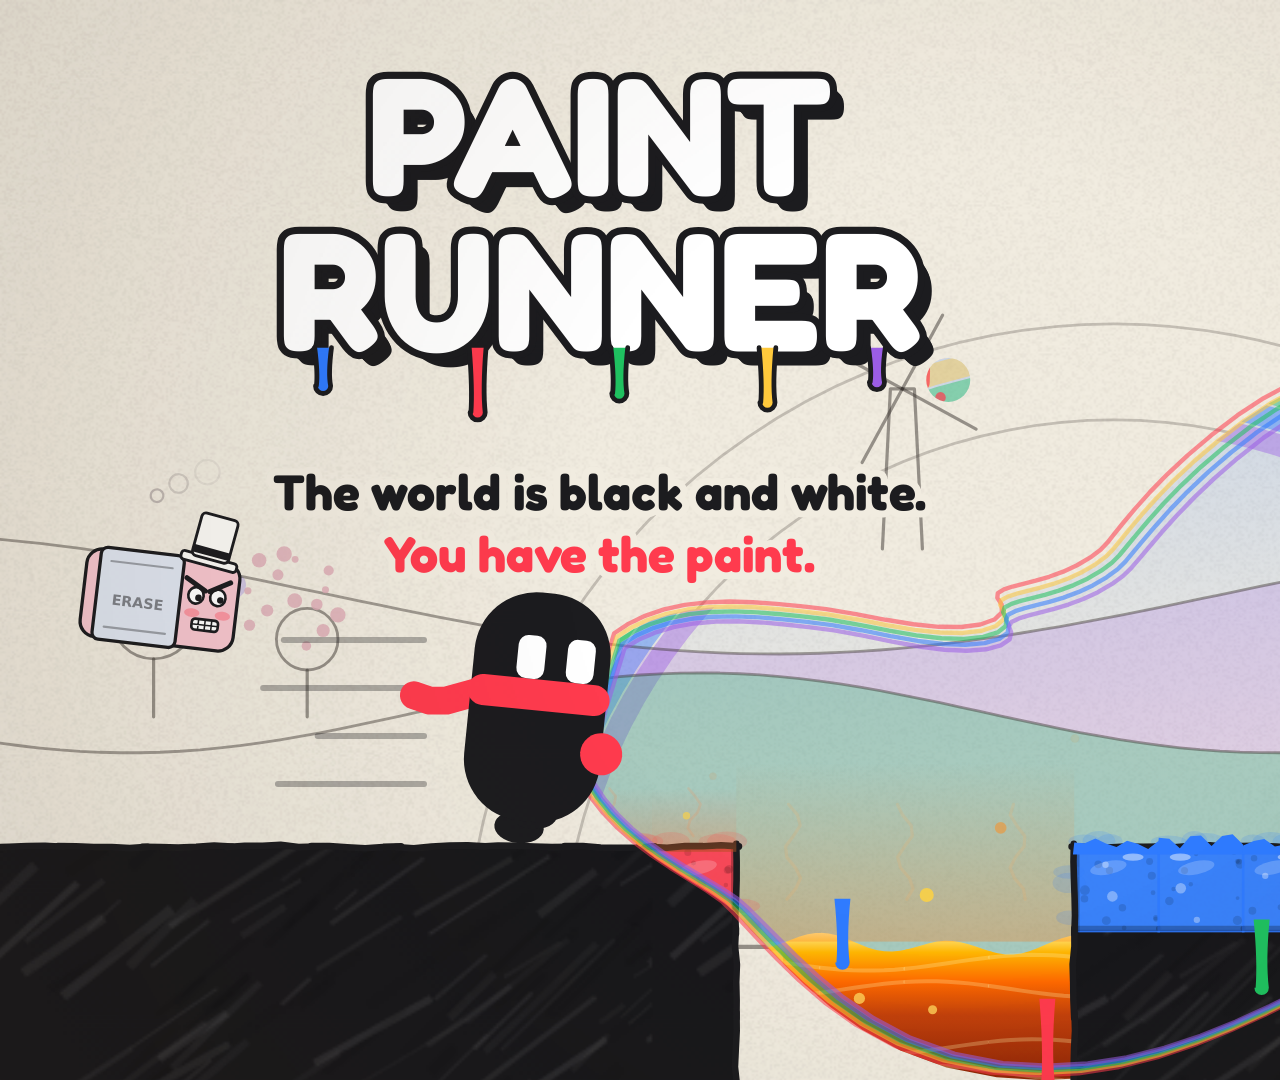
<file: itch/keyart2.html>
<!doctype html>
<!-- Key art, version 2: "You have the paint". A gray sketch of the world, and one huge paint stroke
     that brings everything it touches to color. keyart2.html (1920x1080) or keyart2.html?portrait (1080x1350). -->
<meta charset="utf-8">
<link href="https://fonts.googleapis.com/css2?family=Fredoka:wght@600;700&display=swap" rel="stylesheet">
<body style="margin:0;background:#111"><canvas id="c" style="display:block"></canvas>
<script src="../config.js"></script>
<script src="../levels.js"></script><script src="../world.js"></script><script src="../art.js"></script>
<script src="../characters.js"></script><script src="../shop.js"></script><script src="../story.js"></script>
<script>
const PORTRAIT = /portrait/.test(location.search);
const OUT_W = PORTRAIT ? 1080 : 1920, OUT_H = PORTRAIT ? 1350 : 1080;
const CW = PORTRAIT ? 540 : 960, CH = PORTRAIT ? 675 : 540;            // drawing space (drawn at 2x)
c.width = OUT_W; c.height = OUT_H;
let ctx = c.getContext('2d'); ctx.scale(OUT_W / CW, OUT_H / CH);
const INK = '#1c1c1f', PAPER = '#f1ece0';
const COL = { 1: '#2f7bff', 2: '#ff3b4e', 3: '#1fc160', 4: '#ffc93c', 5: '#9b5de5' };
const [B, R, G, Y, P] = [COL[1], COL[2], COL[3], COL[4], COL[5]];
const hash = (a, b) => { let h = (a * 374761393 + b * 668265263) | 0; h = (h ^ (h >>> 13)) * 1274126177; return ((h ^ (h >>> 16)) >>> 0) / 4294967295; };
const rgba = (hex, a) => { const n = parseInt(hex.slice(1), 16); return `rgba(${(n >> 16) & 255},${(n >> 8) & 255},${n & 255},${a})`; };

// a watercolor splotch with flecks around it
function splotch(x, y, r, col, seed, alpha = 1, sy = 1) {
  const pts = []; for (let a = 0; a < 16; a++) { const ang = a / 16 * Math.PI * 2, rr = r * (0.7 + 0.3 * hash(a, seed)); pts.push([x + Math.cos(ang) * rr, y + Math.sin(ang) * rr * sy]); }
  ctx.globalAlpha = alpha; ctx.fillStyle = col; ctx.beginPath();
  pts.forEach(([px, py], i) => { const [nx, ny] = pts[(i + 1) % pts.length]; const mx = (px + nx) / 2, my = (py + ny) / 2; i ? ctx.quadraticCurveTo(px, py, mx, my) : ctx.moveTo(mx, my); });
  ctx.closePath(); ctx.fill();
  for (let k = 0; k < 7; k++) { const a = hash(k, seed) * 6.28, d = r * (1.1 + hash(seed, k) * 0.6); ctx.beginPath(); ctx.arc(x + Math.cos(a) * d, y + Math.sin(a) * d * sy, 1.5 + hash(k * 3, seed) * 4, 0, 7); ctx.fill(); }
  ctx.globalAlpha = 1;
}
function pencil(pts, a = 0.45, w = 1.4) {
  ctx.strokeStyle = `rgba(60,55,50,${a})`; ctx.lineWidth = w; ctx.lineCap = 'round'; ctx.lineJoin = 'round';
  ctx.beginPath(); pts.forEach(([x, y], i) => (i ? ctx.lineTo(x, y) : ctx.moveTo(x, y))); ctx.stroke();
}

// ---------- a little level, drawn by the game's own tile art ----------
// (tiles, paint and lava in a grid; the game's renderer adds the ink, jelly, vines, glow and sparkles)
function scene(spec) {
  const { cols, rows } = spec;
  const tiles = Array.from({ length: rows }, () => Array(cols).fill('.'));
  const paint = Array.from({ length: rows }, () => Array(cols).fill(0));
  const fill = (c0, c1, r0, r1, ch) => { for (let r = r0; r <= r1; r++) for (let cc = c0; cc <= c1; cc++) tiles[r][cc] = ch; };
  spec.build(fill, (c, r, col) => { paint[r][c] = col; });
  const lava = [];
  for (let r = 0; r < rows; r++) for (let cc = 0; cc < cols; cc++) if (tiles[r][cc] === 'L') lava.push({ c: cc, r, surface: r === 0 || tiles[r - 1][cc] !== 'L' });
  const level = { tiles, paint, rows, cols, w: cols * 32, h: rows * 32, spikes: [], lava };
  return { level, solid: (cc, r) => r < 0 || r >= rows || cc < 0 || cc >= cols ? false : tiles[r][cc] === '#' };
}


// ---------- the world twice: as a gray pencil sketch, and in full color ----------
function makeLayer(color, L, S) {
  const cv = document.createElement('canvas'); cv.width = OUT_W; cv.height = OUT_H;
  const g = cv.getContext('2d'); g.scale(OUT_W / CW, OUT_H / CH);
  const saved = ctx; ctx = g;                       // (the helpers draw on `ctx`)
  ctx.drawImage(ART.plainPaper(), 0, 0, CW, CH);
  if (color) {
    const sky = ctx.createLinearGradient(0, 0, 0, CH * 0.7); sky.addColorStop(0, rgba(B, 0.34)); sky.addColorStop(1, rgba(B, 0.02));
    ctx.fillStyle = sky; ctx.fillRect(0, 0, CW, CH);
    splotch(CW * 0.86, CH * 0.14, 52, Y, 4, 0.7);
    [R, Y, G, B, P].forEach((col, i) => { ctx.strokeStyle = rgba(col, 0.42); ctx.lineWidth = 11; ctx.beginPath(); ctx.arc(CW * 0.58, CH * 0.9, CH * 0.6 - i * 12, Math.PI * 1.06, Math.PI * 1.94); ctx.stroke(); });
  } else {
    ctx.strokeStyle = 'rgba(60,55,50,0.4)'; ctx.lineWidth = 1.4; ctx.beginPath(); ctx.arc(CW * 0.86, CH * 0.14, 40, 0, 7); ctx.stroke();
    for (const r of [CH * 0.6, CH * 0.6 - 48]) { ctx.strokeStyle = 'rgba(60,55,50,0.25)'; ctx.beginPath(); ctx.arc(CW * 0.58, CH * 0.9, r, Math.PI * 1.06, Math.PI * 1.94); ctx.stroke(); }
  }
  const hill = (base, amp, f, ph, col, a) => { if (color) { ctx.fillStyle = rgba(col, a); ctx.beginPath(); ctx.moveTo(0, CH); for (let x = 0; x <= CW; x += 10) ctx.lineTo(x, base - Math.sin(x * f + ph) * amp); ctx.lineTo(CW, CH); ctx.fill(); }
    pencil(Array.from({ length: CW / 10 + 1 }, (_, i) => [i * 10, base - Math.sin(i * 10 * f + ph) * amp]), 0.45, 1.4); };
  hill(CH * 0.55, 30, 0.007, 2, P, 0.2); hill(CH * 0.66, 20, 0.011, 4, G, 0.28);
  // pencil trees and a windmill on the hills
  for (const [x, h] of [[CW * 0.08, 60], [CW * 0.16, 44], [CW * 0.76, 52]]) {
    const y = CH * 0.66 - 6;
    if (color) splotch(x, y - h * 0.7, h * 0.35, G, x | 0, 0.55);
    ctx.strokeStyle = 'rgba(60,55,50,0.5)'; ctx.lineWidth = 1.4; ctx.beginPath(); ctx.arc(x, y - h * 0.7, h * 0.35, 0, 7); ctx.stroke();
    pencil([[x, y - h * 0.35], [x, y + 8]], 0.5, 1.6);
  }
  const mx = CW * 0.47, my = CH * 0.36;
  if (color) splotch(mx, my - 6, 16, R, 9, 0.7);
  pencil([[mx - 10, my + 80], [mx - 6, my], [mx + 6, my], [mx + 10, my + 80]], 0.5, 1.6);
  for (let k = 0; k < 4; k++) { const a = k * Math.PI / 2 + 0.5; pencil([[mx, my], [mx + Math.cos(a) * 42, my + Math.sin(a) * 42]], 0.5, 1.6); }
  // the level (ink walls; painted and alive only in the color version)
  const sc = scene({ cols: L.cols, rows: L.rows, build: (fill, paintAt) => {
    fill(0, L.gap[0] - 1, L.ground, L.rows - 1, '#');
    fill(L.gap[0], L.gap[1], L.ground + 1, L.rows - 1, 'L');
    fill(L.gap[1] + 1, L.cols - 1, L.ground, L.rows - 1, '#');
    fill(L.pillar[0], L.pillar[1], L.pillar[2], L.ground - 1, '#');
    fill(L.ledge[0], L.ledge[1], L.ledge[2], L.ledge[2], '#');
    if (!color) return;
    for (let cc = L.red[0]; cc <= L.red[1]; cc++) paintAt(cc, L.ground, 2);
    for (let cc = L.gap[1] + 1; cc <= L.gap[1] + 4; cc++) paintAt(cc, L.ground, 1);
    for (let r = L.pillar[2]; r < L.ground; r++) paintAt(L.pillar[0], r, 3);
    for (let cc = L.pillar[0]; cc <= L.pillar[1]; cc++) paintAt(cc, L.pillar[2], 3);
    for (let cc = L.ledge[0]; cc <= L.ledge[1]; cc++) paintAt(cc, L.ledge[2], 4);
  } });
  ctx.save(); ctx.translate(L.ox, CH - sc.level.h * S + L.oy); ctx.scale(S, S);
  if (color) { ART.poke((L.gap[1] + 2.5) * 32, L.ground * 32, 0.3); ART.drawLava(ctx, sc, 2.35); }
  else {   // lava in gray: just its pencil surface
    for (const l of sc.level.lava) if (l.surface) pencil([[l.c * 32, l.r * 32 + 6], [l.c * 32 + 32, l.r * 32 + 6]], 0.5, 1.6);
  }
  ART.drawTiles(ctx, sc, 2.35, COL);
  ctx.restore();
  ctx = saved;
  return cv;
}

// the big brushstroke: a ragged ribbon along a curve, with splashes and drips
function strokePath(g, pts, width) {
  const n = pts.length, left = [], right = [];
  for (let i = 0; i < n; i++) {
    const [x, y] = pts[i], [px, py] = pts[Math.max(0, i - 1)], [nx, ny] = pts[Math.min(n - 1, i + 1)];
    const dx = nx - px, dy = ny - py, d = Math.hypot(dx, dy) || 1, k = i / (n - 1);
    const w = width * (0.3 + Math.sin(k * Math.PI) * 0.8 + Math.sin(k * 23) * 0.04);
    left.push([x - dy / d * w / 2, y + dx / d * w / 2]); right.push([x + dy / d * w / 2, y - dx / d * w / 2]);
  }
  g.beginPath(); left.forEach(([x, y], i) => (i ? g.lineTo(x, y) : g.moveTo(x, y)));
  right.reverse().forEach(([x, y]) => g.lineTo(x, y)); g.closePath();
}

function draw() {
  ART.opts.livingPaint = true;
  const S = PORTRAIT ? 1.0 : 1.32;
  const L = PORTRAIT
    ? { cols: 17, rows: 21, ground: 16, gap: [6, 9], red: [1, 5], pillar: [12, 13, 10], ledge: [14, 16, 7], ox: 0, oy: 4,
        hero: [150, 519, 3.0], stroke: [[185, 440], [260, 520], [360, 520], [430, 430], [470, 330], [520, 220], [580, 130]], width: 170,
        title: [270, 80, 70], eraser: [70, 330, 0.5] }
    : { cols: 23, rows: 13, ground: 10, gap: [9, 12], red: [2, 8], pillar: [17, 18, 5], ledge: [19, 22, 3], ox: -12, oy: 10,
        hero: [262, 420, 3.1], stroke: [[300, 352], [390, 380], [500, 420], [620, 380], [720, 280], [820, 170], [990, 60]], width: 230,
        title: [300, 72, 84], eraser: [80, 300, 0.55] };
  const gray = makeLayer(false, L, S), color = makeLayer(true, L, S);

  // the sketch, then the color wherever the paint went
  ctx.drawImage(gray, 0, 0, CW, CH);
  // a smooth curve through the stroke's points (Catmull-Rom)
  const pts = [], C = L.stroke, at = (i) => C[Math.max(0, Math.min(C.length - 1, i))];
  for (let i = 0; i < C.length - 1; i++) for (let k = 0; k < 10; k++) {
    const t = k / 10, [p0, p1, p2, p3] = [at(i - 1), at(i), at(i + 1), at(i + 2)];
    const f = (a, b, c2, d) => 0.5 * (2 * b + (-a + c2) * t + (2 * a - 5 * b + 4 * c2 - d) * t * t + (-a + 3 * b - 3 * c2 + d) * t * t * t);
    pts.push([f(p0[0], p1[0], p2[0], p3[0]), f(p0[1], p1[1], p2[1], p3[1])]);
  }
  pts.push(C[C.length - 1]);
  // (the stroke and each splash are separate shapes: overlapping them in one path would cut holes)
  ctx.save(); strokePath(ctx, pts, L.width); ctx.clip(); ctx.drawImage(color, 0, 0, CW, CH); ctx.restore();
  for (let i = 0; i < 18; i++) {
    const [x, y] = pts[Math.floor(hash(i, 3) * pts.length)], a = hash(i, 4) * 6.28, d = L.width * (0.55 + hash(i, 6) * 0.5);
    ctx.save(); ctx.beginPath(); ctx.arc(x + Math.cos(a) * d, y + Math.sin(a) * d, 4 + hash(i, 7) * 9, 0, 7); ctx.clip(); ctx.drawImage(color, 0, 0, CW, CH); ctx.restore();
  }
  // the stroke's wet edge: thin bands of every color along it
  [R, Y, G, B, P].forEach((col, i) => {
    ctx.save(); ctx.globalAlpha = 0.55; ctx.strokeStyle = col; ctx.lineWidth = 2.2;
    strokePath(ctx, pts.map(([x, y]) => [x + (i - 2) * 1.5, y + (i - 2) * 1.2]), L.width * (1.0 - i * 0.02)); ctx.stroke(); ctx.restore();
  });
  // drips running down from the stroke
  [[0.22, B], [0.38, R], [0.52, G], [0.67, Y], [0.8, P]].forEach(([f, col], i) => {
    const [x, y] = pts[Math.floor(f * (pts.length - 1))], len = 18 + hash(i, 2) * 26, y0 = y + L.width * 0.38 * Math.sin(f * Math.PI);
    ctx.fillStyle = col; ctx.beginPath(); ctx.moveTo(x - 4, y0); ctx.quadraticCurveTo(x - 2, y0 + len * 0.6, x - 3, y0 + len); ctx.arc(x, y0 + len, 3.6, Math.PI, 0, true); ctx.quadraticCurveTo(x + 2, y0 + len * 0.6, x + 4, y0); ctx.fill();
  });

  // the Eraser, small, in the gray distance... he's coming
  const [erx, ery, ers] = L.eraser;
  for (let i = 0; i < 14; i++) { ctx.fillStyle = 'rgba(220,170,180,0.8)'; ctx.beginPath(); ctx.arc(erx + 40 + hash(i, 1) * 50, ery - 30 + hash(i, 2) * 60, 1.5 + hash(i, 3) * 2.5, 0, 7); ctx.fill(); }
  Story.drawEraser(ctx, erx, ery, ers, 0.06);

  // the hero, running, arm thrown back from the throw
  const [hx, hy, hs] = L.hero;
  ctx.strokeStyle = 'rgba(28,28,31,0.32)'; ctx.lineWidth = 3; ctx.lineCap = 'round';
  for (let i = 0; i < 4; i++) { const y = hy - 100 + i * 24, x0 = hx - 50; ctx.beginPath(); ctx.moveTo(x0, y); ctx.lineTo(x0 - 50 - hash(i, 9) * 40, y); ctx.stroke(); }
  ctx.save(); ctx.translate(hx, hy); ctx.rotate(0.1);
  SHOP.drawHero(ctx, CHARACTERS[0], { s: hs, col: R, t: 0.42, run: 0.25, moving: 1, air: false, face: 1, squash: 1 }, {});
  ctx.restore();

  // ---------- title ----------
  const [tx, ty, ts] = L.title;
  ctx.textAlign = 'center'; ctx.textBaseline = 'middle';
  for (const [word, y] of [['PAINT', ty], ['RUNNER', ty + ts * 0.92]]) {
    ctx.font = `700 ${ts}px Fredoka, ui-rounded, sans-serif`;
    ctx.fillStyle = INK; for (let o = 1; o <= 8; o++) ctx.fillText(word, tx + o * 0.9, y + o * 0.9);
    ctx.lineWidth = ts * 0.085; ctx.strokeStyle = INK; ctx.lineJoin = 'round'; ctx.strokeText(word, tx, y);
    ctx.fillStyle = '#fff'; ctx.fillText(word, tx, y);
  }
  ctx.font = `700 ${ts}px Fredoka, ui-rounded, sans-serif`;
  const rw = ctx.measureText('RUNNER').width, base = ty + ts * 0.92 + ts * 0.34;
  [[0.07, B, 0.4], [0.31, R, 0.75], [0.53, G, 0.5], [0.76, Y, 0.62], [0.93, P, 0.35]].forEach(([f, col, len]) => {
    const x = tx - rw / 2 + f * rw, l = ts * len * 0.45, wv = ts * 0.05;
    ctx.fillStyle = col; ctx.strokeStyle = INK; ctx.lineWidth = 2.4;
    ctx.beginPath(); ctx.moveTo(x - wv, base - 4); ctx.quadraticCurveTo(x - wv * 0.6, base + l * 0.6, x - wv * 0.8, base + l);
    ctx.arc(x, base + l, wv * 0.9, Math.PI, 0, true); ctx.quadraticCurveTo(x + wv * 0.6, base + l * 0.6, x + wv, base - 4); ctx.fill(); ctx.stroke();
  });
  const lines = ['The world is black and white.', 'You have the paint.'];
  ctx.font = `700 ${PORTRAIT ? 22 : 25}px Fredoka, ui-rounded, sans-serif`;
  lines.forEach((ln, i) => {
    const y = ty + ts * 1.92 + 14 + i * (PORTRAIT ? 28 : 31);
    ctx.lineWidth = 7; ctx.strokeStyle = PAPER; ctx.strokeText(ln, tx, y);
    ctx.fillStyle = i ? R : INK; ctx.fillText(ln, tx, y);
  });

  ctx.save(); ctx.scale(CW / 960, CH / 544); ART.vignette(ctx); ctx.restore();
}
document.fonts.load('700 10px Fredoka').finally(() => { draw(); setTimeout(() => { draw(); document.title = 'ready'; }, 900); });
</script>
</file>
